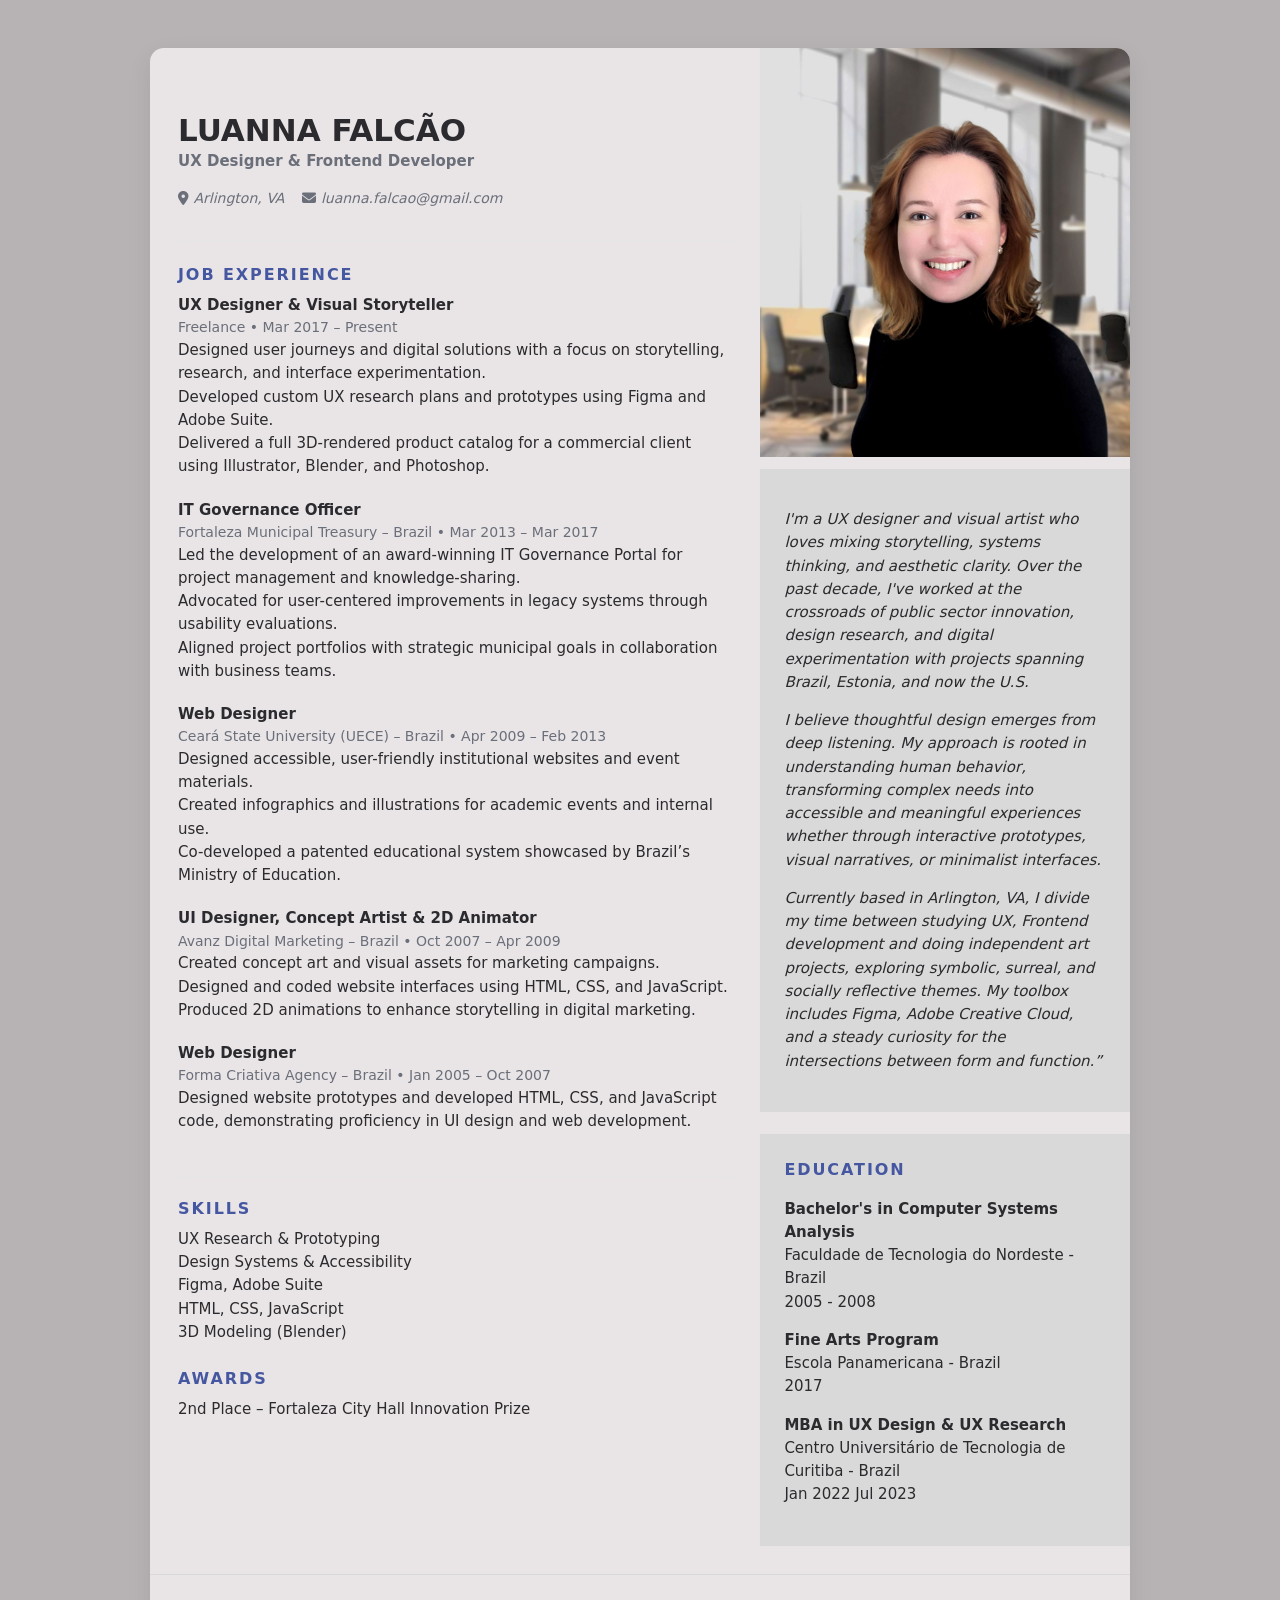
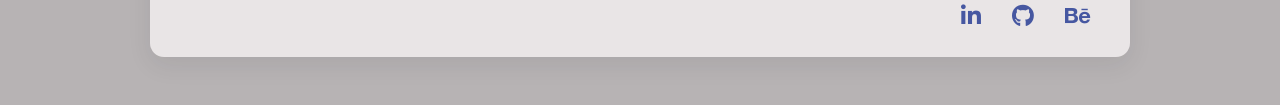
<file: index.html>
<!doctype html>
<html lang="en">

<head>
    <meta charset="utf-8" />
    <meta name="viewport" content="width=device-width,initial-scale=1" />
    <meta name="description"
        content="Luanna Falcão is a UX Designer & Visual Storyteller with international experience in public sector innovation, design research, and digital experimentation.">

    <link rel="stylesheet" href="https://cdnjs.cloudflare.com/ajax/libs/font-awesome/6.5.0/css/all.min.css">
    <title>Luanna Falcão — UX Designer & Visual Storyteller</title>
    <style>
        :root {
            --bg: #b7b3b4;
            --paper: #e9e5e6;
            --bgbox: #d9d9d9;
            --ink: #2b2b2f;
            --muted: #6b6f7a;
            --accent: #4657a1;
            --line: #e7e7ea;
            --radius: 14px;
            --shadow: 0 8px 24px rgba(20, 23, 34, .08);
            --maxw: 980px;
        }

        * {
            box-sizing: border-box
        }

        body {
            margin: 0;
            background: var(--bg);
            color: var(--ink);
            font: 15px/1.55 system-ui, -apple-system, Segoe UI, Roboto, Helvetica, Arial
        }

        h1,
        h2 {
            margin: 0 0 .4em
        }

        h1 {
            font-size: 31px;
            margin-bottom: -19px;
        }

        h2 {
            font-size: 16px;
            text-transform: uppercase;
            letter-spacing: .12em;
            color: var(--accent)
        }

        ul {
            list-style: none;
            padding: 0;
            margin: 0
        }

        a {
            color: inherit;
            text-decoration: none
        }

        .sheet {
            max-width: var(--maxw);
            margin: 48px auto;
            background: var(--paper);
            border-radius: var(--radius);
            box-shadow: var(--shadow);
            overflow: hidden;
        }

        /* Kept: masthead styles */
        .resume-masthead {
            padding: 30px 0;
            border-bottom: 1px solid var(--line)
        }

        .resume-role {
            color: var(--muted);
            font-weight: 600
        }

        .contacts {
            display: flex;
            flex-wrap: wrap;
            gap: 18px;
            margin-top: 14px;
            font-size: 14px;
            color: var(--muted);
            list-style: none;

        }

        .contacts svg {
            width: 16px;
            height: 16px;
            fill: var(--accent)
        }

        /* MAIN is now the 60/40 grid area */
        .resume {
            display: grid;
            gap: 28px;
            grid-template-columns: 60% 40%;
            /* <-- ajuste principal */
            padding: 28px;
        }

        /* Grouped columns to keep components inside each side */
        .col1,
        .col2 {
            display: flex;
            flex-direction: column;
            gap: 22px
        }

        .experience {
            margin-bottom: 20px
        }

        .experience-role {
            font-weight: 700
        }

        .experience-meta {
            color: var(--muted);
            font-size: 14px
        }

        .sidebar {
            display: flex;
            flex-direction: column;
            gap: 22px
        }

        /* (no longer used directly, kept for compatibility) */
        figure {
            margin: 0;
            /* remove as margens padrão */
            padding: 0;
            /* se quiser garantir sem padding */
        }

        .profile {
            width: 100%;
            height: 100%
        }

        .profile img {
            width: 100%;
            height: 410px;
            object-fit: cover;
            display: block;
            position: relative;
            top: -29px;
            margin-bottom: -39px;
        }

        .quote {
            padding: 24px;
            font-style: italic;
            background: var(--bgbox);
        }


        .education {
            padding: 24px;
            background: var(--bgbox);
        }

        /* A seção skills deixa de ocupar as duas colunas (antes tinha grid-column: 1/-1) */
        .skills {
            border-top: 1px solid var(--line);
            padding-top: 20px
        }

        .skills-grid {
            display: grid;
            gap: 14px 22px;
            grid-template-columns: repeat(2, minmax(220px, 1fr))
        }

        .meter {
            display: grid;
            grid-template-columns: 1fr 70px;
            gap: 12px;
            align-items: center
        }

        .meter-bar {
            height: 8px;
            background: #eef0f4;
            border-radius: 99px;
            position: relative;
            overflow: hidden
        }

        .meter-fill {
            position: absolute;
            inset: 0 auto 0 0;
            background: linear-gradient(90deg, var(--accent), #7a88cc)
        }

        /* New footer */
        .resume-footer {
            border-top: 1px solid var(--bgbox);
            list-style: none;
            padding: 0 28px;
            color: var(--accent);
            font-size: 14px;
            display: flex;
            flex-direction: row-reverse;
            gap: 18px;
        }

        .icon-link {
            text-decoration: none;
            color: inherit;
        }

        .icon-link:hover {
            color: var(--text-main);
            /* Use main text color for hover, or set a specific accent if defined */
        }

        .social-icons {
            margin: 1.5rem 0;
        }

        .social-icons a {
            color: var(--text-sub);
            font-size: 1.4rem;
            margin: 0 0.75rem;
            transition: color 0.3s;
        }

        .social-icons a:hover {
            color: var(--text-main);
            /* Use main text color for hover, or set a specific accent if defined */
        }

        @media(max-width:820px) {
            .resume {
                grid-template-columns: 1fr
            }

            .skills-grid {
                grid-template-columns: 1fr
            }

            .profile img {
                top: -9px;
            }
        }

        @media print {
            body {
                background: #fff
            }

            .sheet {
                box-shadow: none;
                margin: 0;
                border-radius: 0
            }
        }
    </style>
</head>

<body>
    <article class="sheet">

        <!-- MAIN: two columns -->
        <main class="resume">
            <!-- COLUMN 1: masthead, experience, skills -->
            <section class="col1">
                <section class="resume-masthead">
                    <h1>LUANNA FALCÃO</h1>
                    <p class="resume-role">UX Designer &amp; Frontend Developer</p>
                    <!-- contacts were moved to the footer to maintain the requested layout -->
                    <address class="contacts">
                        <li>
                            <i class="fa-solid fa-location-dot"></i>
                            Arlington, VA
                        </li>
                        <li>
                            <i class="fa-solid fa-envelope"></i>
                            <a href="mailto:luanna.falcao@gmail.com">luanna.falcao@gmail.com</a>
                        </li>
                    </address>

                </section>

                <section>
                    <h2>Job Experience</h2>

                    <div class="experience">
                        <div class="experience-role">UX Designer & Visual Storyteller</div>
                        <div class="experience-meta">Freelance • Mar 2017 – Present</div>
                        <ul>
                            <li>Designed user journeys and digital solutions with a focus on storytelling, research, and
                                interface experimentation.</li>
                            <li>Developed custom UX research plans and prototypes using Figma and Adobe Suite.</li>
                            <li>Delivered a full 3D-rendered product catalog for a commercial client using Illustrator,
                                Blender, and Photoshop.</li>
                        </ul>
                    </div>

                    <article class="experience">
                        <div class="experience-head">
                            <div class="experience-role">IT Governance Officer</div>
                            <div class="experience-meta"><span class="experience-org">Fortaleza Municipal Treasury –
                                    Brazil</span> • Mar 2013 – Mar 2017</div>
                        </div>
                        <ul>
                            <li>Led the development of an award-winning IT Governance Portal for project management and
                                knowledge-sharing.</li>
                            <li>Advocated for user-centered improvements in legacy systems through usability
                                evaluations.</li>
                            <li>Aligned project portfolios with strategic municipal goals in collaboration with business
                                teams.</li>
                        </ul>
                    </article>

                    <article class="experience">
                        <div class="experience-head">
                            <div class="experience-role">Web Designer</div>
                            <div class="experience-meta"><span class="experience-org">Ceará State University (UECE) –
                                    Brazil</span> • Apr 2009 – Feb 2013</div>
                        </div>
                        <ul>
                            <li>Designed accessible, user-friendly institutional websites and event materials.</li>
                            <li>Created infographics and illustrations for academic events and internal use.</li>
                            <li>Co-developed a patented educational system showcased by Brazil’s Ministry of Education.
                            </li>
                        </ul>
                    </article>

                    <article class="experience">
                        <div class="experience-head">
                            <div class="experience-role">UI Designer, Concept Artist &amp; 2D Animator</div>
                            <div class="experience-meta"><span class="experience-org">Avanz Digital Marketing –
                                    Brazil</span> • Oct 2007 – Apr 2009</div>
                        </div>
                        <ul>
                            <li>Created concept art and visual assets for marketing campaigns.</li>
                            <li>Designed and coded website interfaces using HTML, CSS, and JavaScript.</li>
                            <li>Produced 2D animations to enhance storytelling in digital marketing.</li>
                        </ul>
                    </article>

                    <article class="experience">
                        <div class="experience-head">
                            <div class="experience-role">Web Designer</div>
                            <div class="experience-meta"><span class="experience-org">Forma Criativa Agency –
                                    Brazil</span> • Jan 2005 – Oct 2007</div>
                        </div>
                        <ul>
                            <li>Designed website prototypes and developed HTML, CSS, and JavaScript code, demonstrating
                                proficiency in UI design and web development.</li>
                        </ul>
                    </article>
                </section>


                <section class="skills">
                    <h2>Skills</h2>
                    <ul>
                        <li>UX Research & Prototyping</li>
                        <li>Design Systems & Accessibility</li>
                        <li>Figma, Adobe Suite</li>
                        <li>HTML, CSS, JavaScript</li>
                        <li>3D Modeling (Blender)</li>
                    </ul>
                    <br />
                    <h2>Awards</h2>
                    <ul>
                        <li>2nd Place – Fortaleza City Hall Innovation Prize</li>
                    </ul>
                </section>
            </section>

            <!-- COLUMN 2: image, brief summary, education -->
            <aside class="col2">
                <figure class="profile">
                    <img src="lkin.jpg" alt="Portrait of Luanna Falcão">
                </figure>

                <!-- Brief Summary: reusing .quote style -->
                <section class="quote" aria-label="Brief Summary">
                    <p>I'm a UX designer and visual artist who loves mixing storytelling, systems thinking, and
                        aesthetic clarity. Over the past decade, I've worked at the crossroads of public sector
                        innovation, design research, and digital experimentation with projects spanning Brazil, Estonia,
                        and now the U.S.</p>

                    <p> I believe thoughtful design emerges from deep listening. My approach is rooted in understanding
                        human behavior, transforming complex needs into accessible and meaningful experiences whether
                        through interactive prototypes, visual narratives, or minimalist interfaces.</p>

                    <p>Currently based in Arlington, VA, I divide my time between studying UX, Frontend development and
                        doing independent art projects, exploring symbolic, surreal, and socially reflective themes. My
                        toolbox includes Figma, Adobe Creative Cloud, and a steady curiosity for the intersections
                        between form and function.”</p>
                </section>

                <section class="education">
                    <h2>Education</h2>
                    <p><strong>Bachelor's in Computer Systems Analysis</strong><br>
                        <span class="muted">Faculdade de Tecnologia do Nordeste - Brazil</span><br><span
                            class="muted">2005 - 2008</span>
                    </p>

                    <p><strong>Fine Arts Program</strong><br><span class="muted">Escola Panamericana -
                            Brazil</span><br><span class="muted">2017</span></p>

                    <p><strong>MBA in UX Design & UX Research</strong><br><span class="muted">Centro
                            Universitário de Tecnologia de Curitiba - Brazil</span><br><span class="muted">Jan 2022 Jul
                            2023</span></p>
                </section>
            </aside>
        </main>

        <!-- FOOTER após as colunas -->
        <footer class="resume-footer">
            <!-- <address class="contacts">
                <li>
                    <svg viewBox="0 0 24 24" aria-hidden="true" focusable="false">
                        <title>GitHub</title>
                        <path
                            d="M12 .5A12 12 0 0 0 0 12.7c0 5.4 3.4 10 8.2 11.6.6.1.8-.3.8-.6v-2.1c-3.3.8-4-1.4-4-1.4-.6-1.4-1.5-1.7-1.5-1.7-1.2-.8.1-.8.1-.8 1.3.1 2 .9 2 .9 1.1 1.9 2.8 1.3 3.5 1 .1-.8.4-1.3.7-1.6-2.7-.3-5.6-1.4-5.6-6.2 0-1.4.5-2.5 1.2-3.4-.1-.3-.5-1.7.1-3.6 0 0 1-.3 3.5 1.3a12 12 0 0 1 6.3 0c2.5-1.6 3.5-1.3 3.5-1.3.6 1.9.2 3.2.1 3.6.8.9 1.2 2 1.2 3.4 0 4.8-2.9 5.9-5.6 6.2.4.3.8 1 .8 2.1v3.2c0 .3.2.7.8.6A12.2 12.2 0 0 0 24 12.7 12 12 0 0 0 12 .5Z" />
                    </svg>
                    <a href="https://github.com/luannafalcao">GitHub</a>
                </li>
                <li>
                    <svg viewBox="0 0 24 24" aria-hidden="true" focusable="false">
                        <title>Behance</title>
                        <path
                            d="M12 2a10 10 0 1 0 10 10A10.011 10.011 0 0 0 12 2Zm1 17.93V20h-2v-.07A8.006 8.006 0 0 1 4.07 13H4v-2h.07A8.006 8.006 0 0 1 11 4.07V4h2v.07A8.006 8.006 0 0 1 19.93 11H20v2h-.07A8.006 8.006 0 0 1 13 19.93ZM12 8a4 4 0 1 0 4 4 4.005 4.005 0 0 0-4-4Z" />
                    </svg>
                    <a href="https://www.behance.net/luannafalcao">Behance</a>
                </li>
                <li>
                    <svg viewBox="0 0 24 24" aria-hidden="true" focusable="false">
                        <title>LinkedIn</title>
                        <path
                            d="M19 0h-14c-2.8 0-5 2.2-5 5v14c0 2.8 2.2 5 5 5h14c2.8 0 5-2.2 5-5V5c0-2.8-2.2-5-5-5zm-9 20H7v-9h3v9zm-1.5-10.3c-1 0-1.7-.8-1.7-1.7s.7-1.7 1.7-1.7 1.7.8 1.7 1.7-.7 1.7-1.7 1.7zm11.5 10.3h-3v-4.7c0-1.1 0-2.5-1.5-2.5s-1.7 1.2-1.7 2.4v4.8h-3v-9h2.8v1.2h.1c.4-.8 1.5-1.7 3-1.7 3.2 0 3.7 2.1 3.7 4.8V20z" />
                    </svg>
                    <a href="https://www.linkedin.com/in/luannafalcao/">LinkedIn</a>
                </li>
            </address> -->
            <div class="social-icons">
                <a href="https://www.linkedin.com/in/luannafalcao" class="icon-link" target="_blank"
                    aria-label="LinkedIn">
                    <i class="fab fa-linkedin-in"></i>
                </a>
                <a href="https://github.com/luannafalcao" class="icon-link" target="_blank" aria-label="GitHub">
                    <i class="fab fa-github"></i>
                </a>
                <a href="https://www.behance.net/luannafalcao" class="icon-link" target="_blank" aria-label="Behance">
                    <i class="fab fa-behance"></i>
                </a>
            </div>
        </footer>
    </article>
</body>

</html>
</file>
